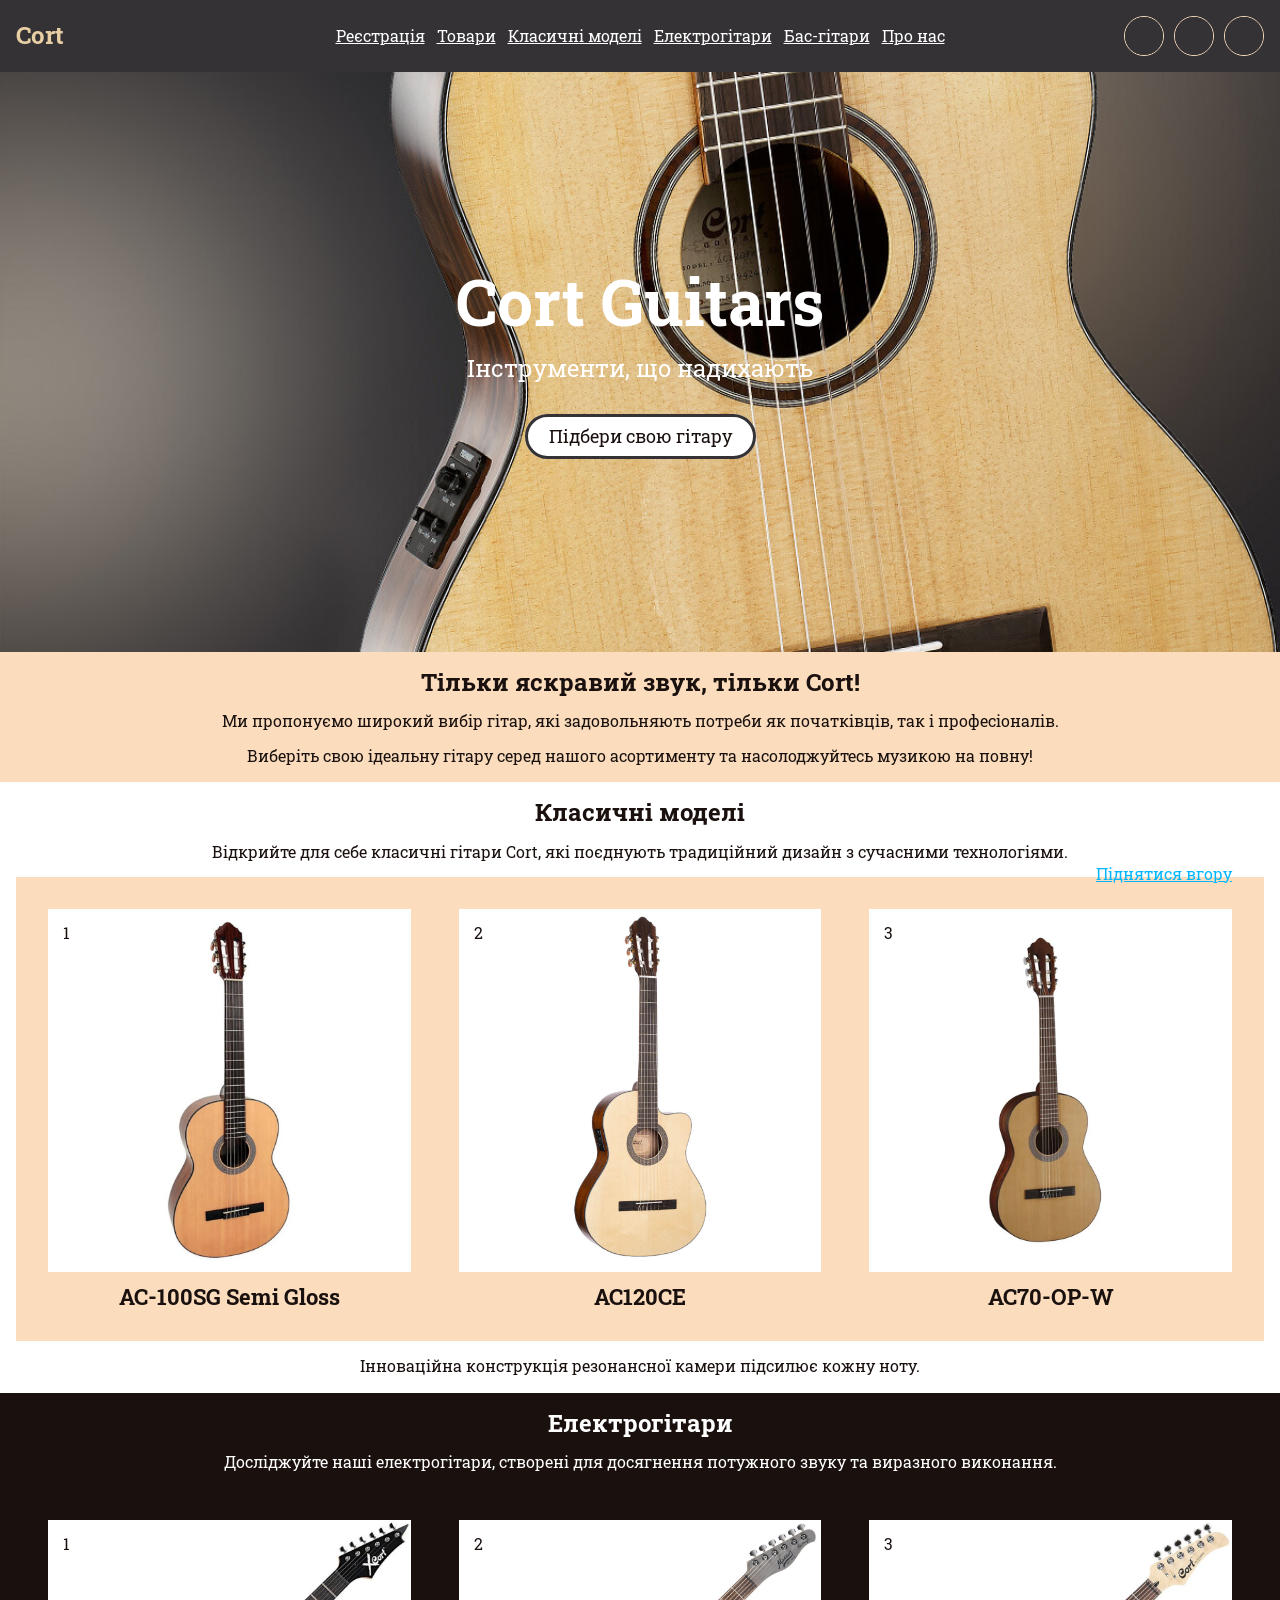
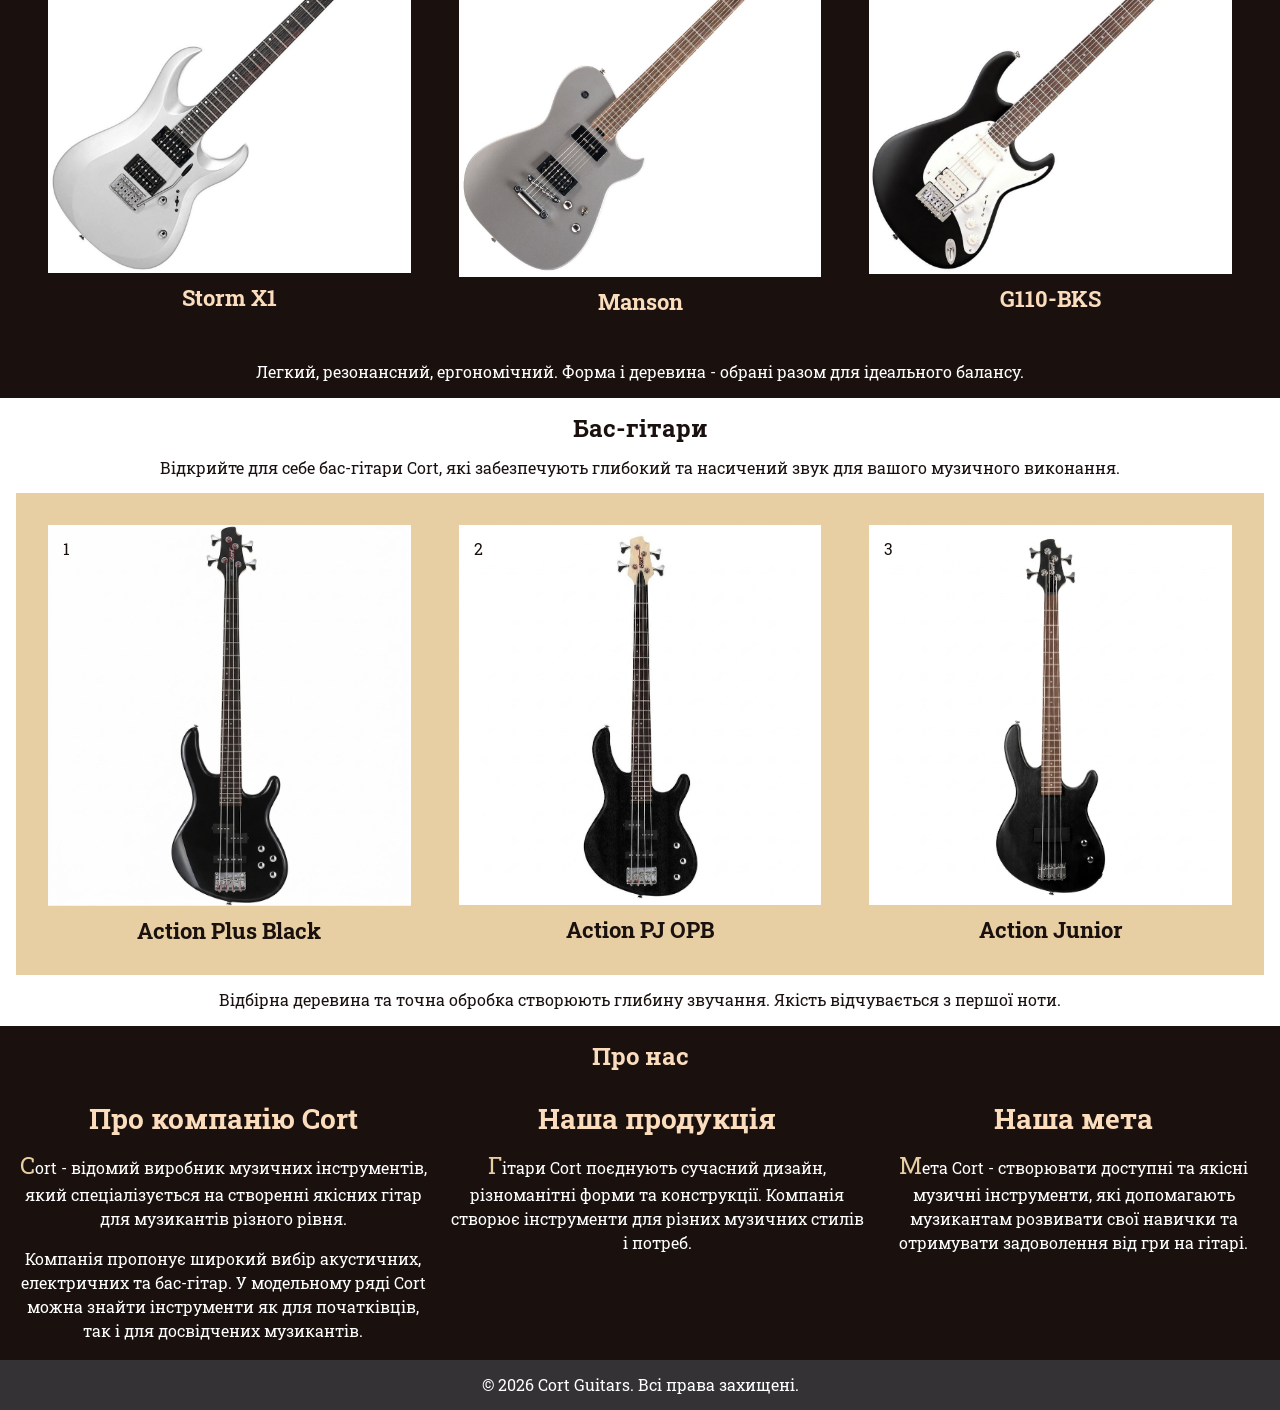
<file: index.html>
<!doctype html>
<html lang="uk">
  <head>
    <meta charset="UTF-8" />
    <meta name="viewport" content="width=device-width, initial-scale=1.0" />
    <title>Cort Guitars</title>
    <link
      rel="stylesheet"
      href="https://cdn.jsdelivr.net/npm/modern-normalize@3.0.1/modern-normalize.min.css"
    />
    <link rel="preconnect" href="https://fonts.googleapis.com" />
    <link rel="preconnect" href="https://fonts.gstatic.com" crossorigin />
    <link
      href="https://fonts.googleapis.com/css2?family=Roboto+Slab:wght@400;700&display=swap"
      rel="stylesheet"
    />
    <link rel="stylesheet" href="./styles/style.css" />
  </head>
  <body>
    <header>
      <div class="container">
        <h1>Cort</h1>
        <nav>
          <ul class="nav-links">
            <li><a href="./pages/form.html">Реєстрація</a></li>
            <li><a href="./pages/tables.html">Товари</a></li>
            <li><a href="#classic-models">Класичні моделі</a></li>
            <li><a href="#electric-models">Електрогітари</a></li>
            <li><a href="#bass-models">Бас-гітари</a></li>
            <li><a href="#about-us">Про нас</a></li>
          </ul>
        </nav>
        <ul class="header-icons">
          <li>
            <a href="./index.html" aria-label="Головна">
              <svg viewBox="0 0 32 32">
                <use href="./images/menu.svg"></use>
              </svg>
            </a>
          </li>
          <li>
            <a href="./pages/form.html" aria-label="Профіль">
              <svg viewBox="0 0 32 32">
                <use href="./images/user.svg"></use>
              </svg>
            </a>
          </li>
          <li>
            <a href="./pages/tables.html" aria-label="Кошик">
              <svg viewBox="0 0 32 32">
                <use href="./images/cart.svg"></use>
              </svg>
            </a>
          </li>
        </ul>
      </div>
    </header>
    <main>
      <section class="hero" id="hero">
        <div class="container">
          <h2 class="hero-title">Cort Guitars</h2>
          <p class="hero-subtitle">Інструменти, що надихають</p>
          <a class="hero-button" href="#classic-models">Підбери свою гітару</a>
        </div>
      </section>
      <section class="under-hero" id="under-hero">
        <div class="container">
          <h2>Тільки яскравий звук, тільки Cort!</h2>
          <p>
            Ми пропонуємо широкий вибір гітар, які задовольняють потреби як
            початківців, так і професіоналів.
          </p>
          <p>
            Виберіть свою ідеальну гітару серед нашого асортименту та
            насолоджуйтесь музикою на повну!
          </p>
        </div>
      </section>
      <section id="classic-models">
        <div class="container">
          <h2>Класичні моделі</h2>
          <p>
            Відкрийте для себе класичні гітари Cort, які поєднують традиційний
            дизайн з сучасними технологіями.
          </p>
          <ul class="cards">
            <li class="card">
              <div class="card-image">
                <p class="card-number">1</p>
                <img
                  src="./images/Cort1.jpg"
                  alt="Класична гітара Cort AC-100SG Semi Gloss"
                  width="450"
                  height="300"
                />
              </div>
              <h3>AC-100SG Semi Gloss</h3>
            </li>
            <li class="card">
              <div class="card-image">
                <p class="card-number">2</p>
                <img
                  src="./images/Cort2.jpg"
                  alt="Класична гітара Cort AC120CE"
                  width="450"
                  height="300"
                />
              </div>
              <h3>AC120CE</h3>
            </li>
            <li class="card">
              <div class="card-image">
                <p class="card-number">3</p>
                <img
                  src="./images/Cort3.jpg"
                  alt="Класична гітара Cort AC70-OP-W"
                  width="450"
                  height="300"
                />
              </div>
              <h3>AC70-OP-W</h3>
            </li>
          </ul>
          <p>Інноваційна конструкція резонансної камери підсилює кожну ноту.</p>
        </div>
      </section>
      <section id="electric-models">
        <div class="container">
          <h2>Електрогітари</h2>
          <p>
            Досліджуйте наші електрогітари, створені для досягнення потужного
            звуку та виразного виконання.
          </p>
          <ul class="cards">
            <li class="card">
              <div class="card-image">
                <p class="card-number">1</p>
                <img
                  src="./images/x1.jpg"
                  alt="Електрогітара Cort Storm X1"
                  width="450"
                  height="300"
                />
              </div>
              <h3>Storm X1</h3>
            </li>
            <li class="card">
              <div class="card-image">
                <p class="card-number">2</p>
                <img
                  src="./images/manson.jpg"
                  alt="Електрогітара Cort Manson"
                  width="450"
                  height="300"
                />
              </div>
              <h3>Manson</h3>
            </li>
            <li class="card">
              <div class="card-image">
                <p class="card-number">3</p>
                <img
                  src="./images/g110-BKS.jpg"
                  alt="Електрогітара Cort G110-BKS"
                  width="450"
                  height="300"
                />
              </div>
              <h3>G110-BKS</h3>
            </li>
          </ul>
          <p>
            Легкий, резонансний, ергономічний. Форма і деревина - обрані разом
            для ідеального балансу.
          </p>
        </div>
      </section>
      <section id="bass-models">
        <div class="container">
          <h2>Бас-гітари</h2>
          <p>
            Відкрийте для себе бас-гітари Cort, які забезпечують глибокий та
            насичений звук для вашого музичного виконання.
          </p>
          <ul class="cards">
            <li class="card">
              <div class="card-image">
                <p class="card-number">1</p>
                <img
                  src="./images/action.png"
                  alt="Бас-гітара Cort Action Plus Black"
                  width="450"
                  height="300"
                />
              </div>
              <h3>Action Plus Black</h3>
            </li>
            <li class="card">
              <div class="card-image">
                <p class="card-number">2</p>
                <img
                  src="./images/action-pj.png"
                  alt="Бас-гітара Cort Action PJ OPB"
                  width="450"
                  height="300"
                />
              </div>
              <h3>Action PJ OPB</h3>
            </li>
            <li class="card">
              <div class="card-image">
                <p class="card-number">3</p>
                <img
                  src="./images/action-junior.png"
                  alt="Бас-гітара Cort Action Junior"
                  width="450"
                  height="300"
                />
              </div>
              <h3>Action Junior</h3>
            </li>
          </ul>
          <p>
            Відбірна деревина та точна обробка створюють глибину звучання.
            Якість відчувається з першої ноти.
          </p>
        </div>
      </section>
      <section id="about-us">
        <div class="container">
          <h2>Про нас</h2>
          <article class="about-company" id="about-company">
            <h3>Про компанію Cort</h3>
            <p>
              Cort - відомий виробник музичних інструментів, який
              спеціалізується на створенні якісних гітар для музикантів різного
              рівня.
            </p>
            <p>
              Компанія пропонує широкий вибір акустичних, електричних та
              бас-гітар. У модельному ряді Cort можна знайти інструменти як для
              початківців, так і для досвідчених музикантів.
            </p>
          </article>
          <article class="about-products" id="about-products">
            <h3>Наша продукція</h3>
            <p>
              Гітари Cort поєднують сучасний дизайн, різноманітні форми та
              конструкції. Компанія створює інструменти для різних музичних
              стилів і потреб.
            </p>
          </article>
          <article class="about-goal" id="about-goal">
            <h3>Наша мета</h3>
            <p>
              Мета Cort - створювати доступні та якісні музичні інструменти, які
              допомагають музикантам розвивати свої навички та отримувати
              задоволення від гри на гітарі.
            </p>
          </article>
        </div>
      </section>
    </main>
    <footer>
      <div class="container">
        <a href="#hero">Піднятися вгору</a>
        <p>&copy; 2026 Cort Guitars. Всі права захищені.</p>
      </div>
    </footer>
  </body>
</html>
</file>
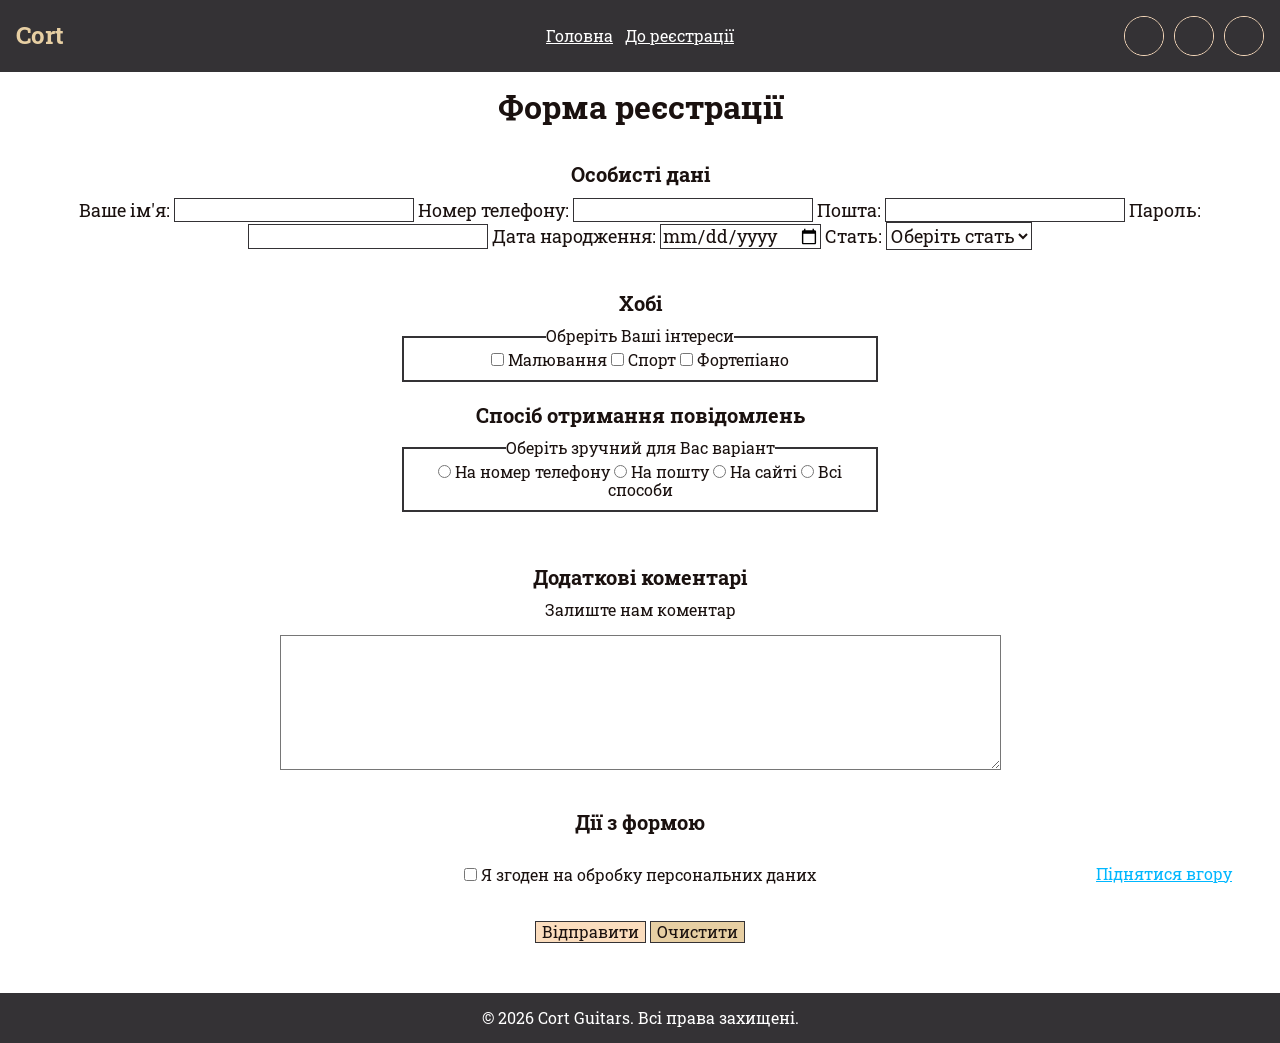
<file: pages/form.html>
<!doctype html>
<html lang="uk">
  <head>
    <meta charset="UTF-8" />
    <meta name="viewport" content="width=device-width, initial-scale=1.0" />
    <title>Form</title>
    <link
      rel="stylesheet"
      href="https://cdn.jsdelivr.net/npm/modern-normalize@3.0.1/modern-normalize.min.css"
    />
    <link rel="preconnect" href="https://fonts.googleapis.com" />
    <link rel="preconnect" href="https://fonts.gstatic.com" crossorigin />
    <link
      href="https://fonts.googleapis.com/css2?family=Roboto+Slab:wght@100..900&display=swap"
      rel="stylesheet"
    />
    <link rel="stylesheet" href="../styles/style.css" />
  </head>
  <body class="registration-page">
    <header>
      <div class="container">
        <h1>Cort</h1>
        <nav>
          <ul class="nav-links">
            <li><a href="../index.html">Головна</a></li>
            <li><a href="#registration-form">До реєстрації</a></li>
          </ul>
        </nav>
        <ul class="header-icons">
          <li>
            <a href="../index.html" aria-label="Головна">
              <svg viewBox="0 0 32 32"><use href="../images/menu.svg"></use></svg>
            </a>
          </li>
          <li>
            <a href="form.html" aria-label="Профіль">
              <svg viewBox="0 0 32 32"><use href="../images/user.svg"></use></svg>
            </a>
          </li>
          <li>
            <a href="tables.html" aria-label="Кошик">
              <svg viewBox="0 0 32 32"><use href="../images/cart.svg"></use></svg>
            </a>
          </li>
        </ul>
      </div>
    </header>
    <main>
      <section id="registration-form">
        <h2>Форма реєстрації</h2>
        <form>
          <section class="form-section-personal">
            <h3>Особисті дані</h3>
            <label for="user-name"
              >Ваше ім'я:
              <input type="text" name="user-name" id="user-name" />
            </label>
            <label for="user-number"
              >Номер телефону:
              <input type="tel" name="user-number" id="user-number" />
            </label>
            <label for="user-email"
              >Пошта:
              <input type="email" name="user-email" id="user-email" />
            </label>
            <label for="user-password"
              >Пароль:
              <input type="password" name="user-password" id="user-password" />
            </label>
            <label for="user-date"
              >Дата народження:
              <input type="date" name="user-date" id="user-date" />
            </label>
            <label for="user-gender"
              >Стать:
              <select name="user-gender" id="user-gender">
                <option value="">Оберіть стать</option>
                <option value="male">Чоловіча</option>
                <option value="female">Жіноча</option>
              </select>
            </label>
          </section>
          <section class="form-section-preferences">
            <h3>Хобі</h3>
            <fieldset>
              <legend>Обреріть Ваші інтереси</legend>
              <label>
                <input
                  name="hobbies"
                  type="checkbox"
                  id="user-art"
                  value="art"
                />
                Малювання
              </label>
              <label>
                <input
                  name="hobbies"
                  type="checkbox"
                  id="user-sport"
                  value="sport"
                />
                Спорт
              </label>
              <label>
                <input
                  name="hobbies"
                  type="checkbox"
                  id="user-piano"
                  value="piano"
                />
                Фортепіано
              </label>
            </fieldset>
          </section>
          <section class="form-section-notifications">
            <h3>Спосіб отримання повідомлень</h3>
            <fieldset>
              <legend>Оберіть зручний для Вас варіант</legend>
              <input
                type="radio"
                id="user-radio1"
                name="notification-method"
                value="phone"
              />
              <label for="user-radio1">На номер телефону</label>
              <input
                type="radio"
                id="user-radio2"
                name="notification-method"
                value="email"
              />
              <label for="user-radio2">На пошту</label>
              <input
                type="radio"
                id="user-radio3"
                name="notification-method"
                value="website"
              />
              <label for="user-radio3">На сайті</label>
              <input
                type="radio"
                id="user-radio4"
                name="notification-method"
                value="all-methods"
              />
              <label for="user-radio4">Всі способи </label>
            </fieldset>
          </section>
          <section class="form-section-comments">
            <h3>Додаткові коментарі</h3>
            <p>
              <label for="user-comments">Залиште нам коментар</label>
            </p>
            <textarea
              id="user-comments"
              name="user-comments"
              cols="70"
              rows="7"
            ></textarea>
          </section>
          <section class="form-section-actions">
            <h3>Дії з формою</h3>
            <p class="consent-option">
              <label>
                <input
                  type="checkbox"
                  name="consent"
                  id="user-checkbox"
                  value="consent"
                />
                Я згоден на обробку персональних даних
              </label>
            </p>
            <p class="form-actions">
              <button name="submit" type="submit">Відправити</button>
              <button name="reset" type="reset">Очистити</button>
            </p>
          </section>
        </form>
      </section>
    </main>
    <footer>
      <a href="#registration-form">Піднятися вгору</a>
      <p>&copy; 2026 Cort Guitars. Всі права захищені.</p>
    </footer>
  </body>
</html>
</file>
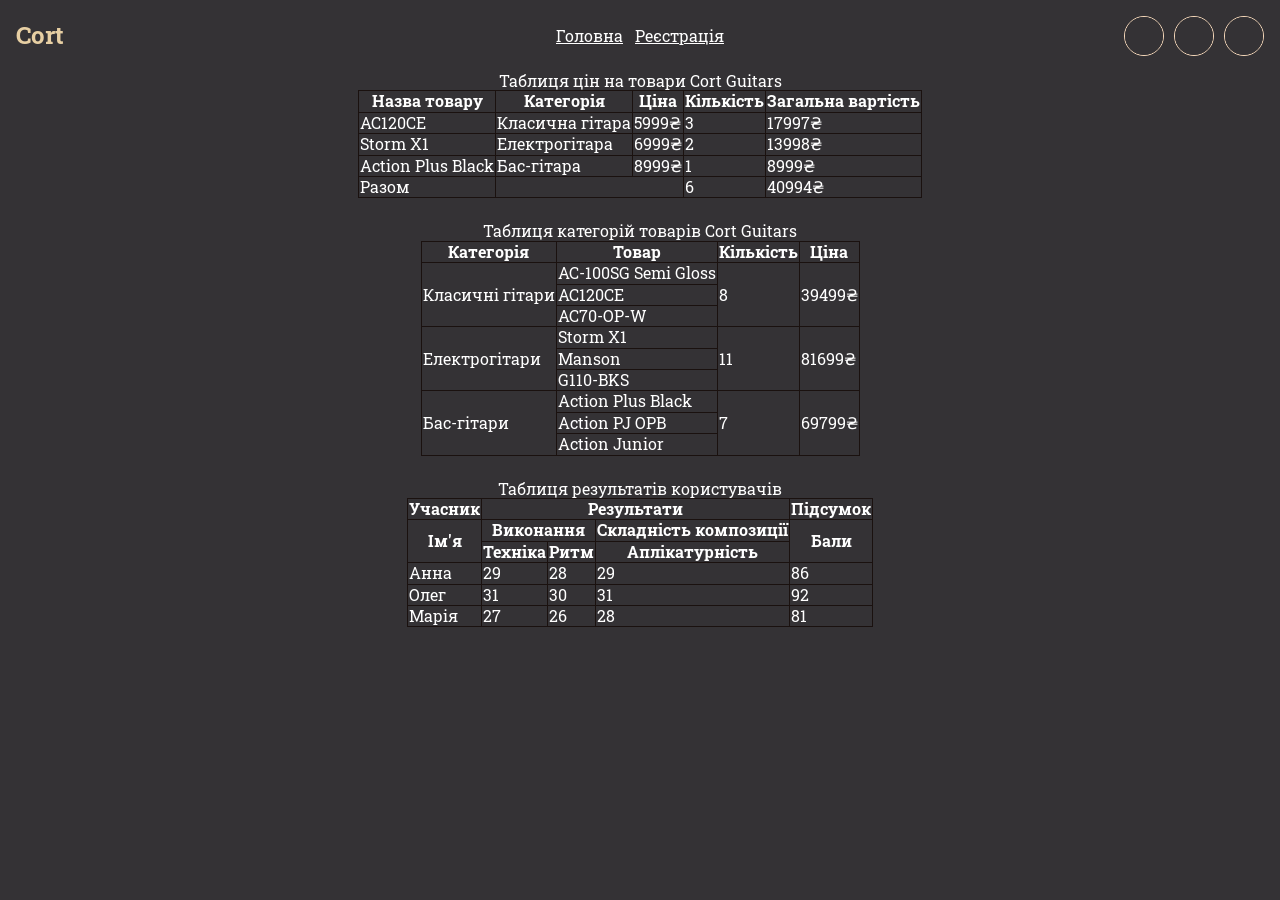
<file: pages/tables.html>
<!doctype html>
<html lang="en">
  <head>
    <meta charset="UTF-8" />
    <meta name="viewport" content="width=device-width, initial-scale=1.0" />
    <title>Таблиці</title>
    <link
      rel="stylesheet"
      href="https://cdn.jsdelivr.net/npm/modern-normalize@3.0.1/modern-normalize.min.css"
    />
    <link rel="preconnect" href="https://fonts.googleapis.com" />
    <link rel="preconnect" href="https://fonts.gstatic.com" crossorigin />
    <link
      href="https://fonts.googleapis.com/css2?family=Roboto+Slab:wght@100..900&display=swap"
      rel="stylesheet"
    />
    <link rel="stylesheet" href="../styles/style.css" />
  </head>
  <body>
    <header>
      <div class="container">
        <h1>Cort</h1>
        <nav>
          <ul class="nav-links">
            <li><a href="../index.html">Головна</a></li>
            <li><a href="form.html">Реєстрація</a></li>
          </ul>
        </nav>
        <ul class="header-icons">
          <li>
            <a href="../index.html" aria-label="Головна">
              <svg viewBox="0 0 32 32"><use href="../images/menu.svg"></use></svg>
            </a>
          </li>
          <li>
            <a href="form.html" aria-label="Профіль">
              <svg viewBox="0 0 32 32"><use href="../images/user.svg"></use></svg>
            </a>
          </li>
          <li>
            <a href="tables.html" aria-label="Кошик">
              <svg viewBox="0 0 32 32"><use href="../images/cart.svg"></use></svg>
            </a>
          </li>
        </ul>
      </div>
    </header>
    <table class="price-table">
      <caption>
        Таблиця цін на товари Cort Guitars
      </caption>
      <thead>
        <tr>
          <th scope="col">Назва товару</th>
          <th scope="col">Категорія</th>
          <th scope="col">Ціна</th>
          <th scope="col">Кількість</th>
          <th scope="col">Загальна вартість</th>
        </tr>
      </thead>
      <tbody>
        <tr>
          <td>AC120CE</td>
          <td>Класична гітара</td>
          <td>5999₴</td>
          <td>3</td>
          <td>17997₴</td>
        </tr>
        <tr>
          <td>Storm X1</td>
          <td>Електрогітара</td>
          <td>6999₴</td>
          <td>2</td>
          <td>13998₴</td>
        </tr>
        <tr>
          <td>Action Plus Black</td>
          <td>Бас-гітара</td>
          <td>8999₴</td>
          <td>1</td>
          <td>8999₴</td>
        </tr>
      </tbody>
      <tfoot>
        <tr>
          <td>Разом</td>
          <td colspan="2"></td>
          <td>6</td>
          <td>40994₴</td>
        </tr>
      </tfoot>
    </table>
    <table class="category-table">
      <caption>
        Таблиця категорій товарів Cort Guitars
      </caption>
      <thead>
        <tr>
          <th scope="col">Категорія</th>
          <th scope="col">Товар</th>
          <th scope="col">Кількість</th>
          <th scope="col">Ціна</th>
        </tr>
      </thead>
      <tbody>
        <tr>
          <td rowspan="3">Класичні гітари</td>
          <td>AC-100SG Semi Gloss</td>
          <td rowspan="3">8</td>
          <td rowspan="3">39499₴</td>
        </tr>
        <tr>
          <td>AC120CE</td>
        </tr>
        <tr>
          <td>AC70-OP-W</td>
        </tr>
        <tr>
          <td rowspan="3">Електрогітари</td>
          <td>Storm X1</td>
          <td rowspan="3">11</td>
          <td rowspan="3">81699₴</td>
        </tr>
        <tr>
          <td>Manson</td>
        </tr>
        <tr>
          <td>G110-BKS</td>
        </tr>
        <tr>
          <td rowspan="3">Бас-гітари</td>
          <td>Action Plus Black</td>
          <td rowspan="3">7</td>
          <td rowspan="3">69799₴</td>
        </tr>
        <tr>
          <td>Action PJ OPB</td>
        </tr>
        <tr>
          <td>Action Junior</td>
        </tr>
      </tbody>
    </table>
    <table class="user-results-table">
      <caption>
        Таблиця результатів користувачів
      </caption>
      <thead>
        <tr>
          <th scope="col">Учасник</th>
          <th scope="colgroup" colspan="3">Результати</th>
          <th scope="col">Підсумок</th>
        </tr>
        <tr>
          <th scope="col" rowspan="2">Ім'я</th>
          <th scope="colgroup" colspan="2">Виконання</th>
          <th scope="col">Складність композиції</th>
          <th scope="col" rowspan="2">Бали</th>
        </tr>
        <tr>
          <th scope="col">Техніка</th>
          <th scope="col">Ритм</th>
          <th scope="col">Аплікатурність</th>
        </tr>
      </thead>
      <tbody>
        <tr>
          <td>Анна</td>
          <td>29</td>
          <td>28</td>
          <td>29</td>
          <td>86</td>
        </tr>
        <tr>
          <td>Олег</td>
          <td>31</td>
          <td>30</td>
          <td>31</td>
          <td>92</td>
        </tr>
        <tr>
          <td>Марія</td>
          <td>27</td>
          <td>26</td>
          <td>28</td>
          <td>81</td>
        </tr>
      </tbody>
    </table>
  </body>
</html>
</file>
<file: styles/style.css>
/* Кольори */
:root {
  --color-rosewood: #1a110f;
  --color-mahogany: #343235;
  --color-sunburst: #e7cfa3;
  --color-spruce: #fbddbe;
  --color-white: #ffffff;
}

h1,
h2,
h3,
h4,
h5,
h6,
p,
ul,
ol {
  margin: 0;
  padding: 0;
}

body {
  background-color: var(--color-mahogany);
  color: var(--color-white);
  font-family: 'Roboto Slab', serif;
}

body.registration-page {
  background-color: var(--color-white);
  color: var(--color-rosewood);
}

/* Хідер та навігація */
header {
  background-color: var(--color-mahogany);
  padding: 16px 0;
  position: sticky;
  top: 0;
  z-index: 1;
}

header .container {
  display: flex;
  align-items: center;
}

header h1 {
  flex: 1 1 0%;
  color: var(--color-sunburst);
  font-size: 24px;
  margin-bottom: 0;
}

header nav > ul {
  list-style: none;
  display: flex;
  gap: 12px;
}

header .header-icons {
  list-style-type: none;
  display: flex;
  flex: 1 1 0%;
  justify-content: flex-end;
  align-items: center;
  gap: 10px;
}

header .header-icons svg {
  display: block;
  width: 50%;
  height: 50%;
  fill: var(--color-white);
  transition: fill 1s linear;
}

header .header-icons li {
  box-sizing: border-box;
  display: flex;
  width: 40px;
  height: 40px;
  flex: 0 0 40px;
  align-items: center;
  justify-content: center;
  border: 1px solid var(--color-spruce);
  border-radius: 50%;
}

header .header-icons a {
  width: 100%;
  height: 100%;
  background-color: var(--color-mahogany);
  transition: background-color 1s linear;
  display: flex;
  justify-content: center;
  align-items: center;
  border-radius: 50%;
}

header .header-icons a:hover,
a:focus {
  background-color: black;
}

header .header-icons a:hover svg,
a:focus svg {
  fill: var(--color-sunburst);
}

header nav li {
  margin-bottom: 0;
}

nav a:link,
nav a:visited {
  color: var(--color-white);
  transition: color 0.5s ease-in-out;
}

nav a:hover,
nav a:focus {
  color: var(--color-sunburst);
  text-decoration: underline;
}

nav a:active {
  color: var(--color-spruce);
}

/* Hero-секція */
.hero {
  background-image: url('../images/hero.jpg');
  background-position: center;
  background-size: cover;
  background-repeat: no-repeat;
  text-align: center;
  padding: 192px 0;
}

main section {
  border-top: 1px solid transparent;
  border-bottom: 1px solid transparent;
  padding: 16px 0;
}

main section > .container > :last-child {
  margin-bottom: 0;
}

main section h2 {
  margin-bottom: 16px;
}

main section h3 {
  margin-bottom: 12px;
}

main section p {
  margin-bottom: 16px;
}

.hero-title {
  color: var(--color-white);
  font-size: 64px;
}

.hero-subtitle {
  color: var(--color-white);
  font-size: 24px;
}

.hero-button {
  background-color: var(--color-white);
  color: var(--color-rosewood);
  border-radius: 25px;
  padding: 12px 24px;
  font-size: 18px;
  text-decoration: none;
  display: block;
  width: fit-content;
  margin: 32px auto 0;
  font-family: 'Roboto Slab', serif;
  transition:
    background-color 0.5s linear,
    color 0.5s linear,
    transform 0.5s linear;
}

.hero-button:link,
.hero-button:visited {
  color: var(--color-rosewood);
}

.hero-button:hover,
.hero-button:focus {
  background-color: var(--color-mahogany);
  color: var(--color-sunburst);
  text-decoration: none;
  transform: scale(1.1);
}

.hero-button {
  position: relative;
}

.hero-button::after {
  content: '';
  position: absolute;
  inset: 0;
  border: 3px solid var(--color-mahogany);
  border-radius: inherit;
  animation: motion 400ms infinite alternate;
  transition: border-color 0.5s linear;
}

.hero-button:hover::after,
.hero-button:focus::after {
  border-color: white;
}

@keyframes motion {
  0% {
    border-style: dotted;
  }
  100% {
    border-style: dashed;
  }
}

/* Вступ і картки */
.under-hero,
#classic-models,
#electric-models,
#bass-models {
  text-align: center;
}

#classic-models,
#bass-models {
  background-color: var(--color-white);
}

.under-hero,
#classic-models,
#bass-models {
  color: var(--color-rosewood);
}

.under-hero {
  background-color: var(--color-spruce);
}

#classic-models > h2,
#electric-models > h2,
#bass-models > h2 {
  font-size: 32px;
}

#classic-models > p,
#electric-models > p,
#bass-models > p {
  font-size: 18px;
  line-height: 1.5;
}

#under-hero > h2 + p {
  font-size: 20px;
}

#under-hero > h2 ~ p {
  color: var(--color-mahogany);
}

.cards {
  list-style: none;
  margin-bottom: 16px;
  padding: 16px;
  display: flex;
  flex-wrap: wrap;
  gap: 16px;
}

#classic-models .cards {
  background-color: var(--color-spruce);
  color: var(--color-rosewood);
}

#bass-models .cards {
  background-color: var(--color-sunburst);
  color: var(--color-rosewood);
}

#electric-models .cards {
  background-color: var(--color-rosewood);
  color: var(--color-spruce);
}

.card {
  background-color: inherit;
  color: inherit;
  text-align: center;
  padding: 16px;
  position: relative;
  display: flex;
  flex-direction: column;
  gap: 12px;
  align-items: center;
  flex: 1 1 280px;
}

.card-number {
  color: var(--color-rosewood);
  position: absolute;
  top: 15px;
  left: 15px;
}

.card:last-child {
  margin-bottom: 0;
}

.card-image {
  position: relative;
  display: inline-block;
  max-width: 100%;
  align-self: center;
}

.card-image > img {
  display: block;
  max-width: 100%;
  height: auto;
}

.card > h3 {
  font-size: 22px;
  margin-bottom: 0;
}

#electric-models {
  background-color: var(--color-rosewood);
  color: var(--color-white);
}

/* Про нас */
#about-us {
  text-align: center;
  background-color: var(--color-rosewood);
  color: var(--color-white);
}

#about-us > .container {
  display: grid;
  grid-template-columns: auto auto auto;
  gap: 16px;
}

#about-us .container > h2 {
  color: var(--color-spruce);
  grid-column: 1 / -1;
}

#about-us article {
  margin-bottom: 0;
}

#about-us article > h3 {
  color: var(--color-spruce);
  font-size: 28px;
  text-align: center;
}

#about-us article > p {
  line-height: 1.5;
}

#about-us article > :last-child {
  margin-bottom: 0;
}

#about-us article:last-child {
  margin-bottom: 0;
}

#about-us .about-company > p:first-of-type::first-letter,
#about-us .about-products > p:first-of-type::first-letter,
#about-us .about-goal > p:first-of-type::first-letter {
  color: var(--color-sunburst);
  font-size: 24px;
}
button {
  cursor: pointer;
}

/* Футер / посилання */
footer {
  color: var(--color-white);
  text-align: center;
  background-color: var(--color-mahogany);
  padding: 16px 0;
  bottom: 0;
}

footer a {
  display: inline-block;
  margin-bottom: 12px;
  position: fixed;
  right: 48px;
  bottom: 5px;
  transition: color 0.5s ease-in-out;
}

footer p {
  margin-bottom: 0;
}

footer a:link,
footer a:visited {
  color: rgb(0, 183, 255);
}

footer a:hover,
footer a:focus {
  color: var(--color-sunburst);
  text-decoration: underline;
}

.container {
  max-width: 1400px;
  padding: 0 16px;
  margin: 0 auto;
}

/* Форма реєстрації */
#registration-form {
  text-align: center;
}

#registration-form > h2 {
  font-size: 32px;
}

#registration-form form section > h3 {
  font-size: 20px;
}

#registration-form > form {
  text-align: center;
}

.form-section-personal {
  padding: 20px;
}

.form-section-preferences {
  padding: 20px 400px 0px;
}
.consent-option {
  padding: 20px 10px;
}
.form-section-notifications {
  padding: 20px 400px;
}

.form-section-comments {
  padding: 32px 20px 20px;
}

.form-section-actions {
  padding: 16px;
}

.form-actions {
  text-align: center;
}

.form-section-personal > label {
  font-size: 18px;
}

form input,
form select,
form textarea {
  background-color: var(--color-white);
  color: var(--color-rosewood);
}

form input,
form select {
  border: 1px solid var(--color-mahogany);
}

form input:focus,
form select:focus,
form textarea:focus {
  outline: 2px solid var(--color-sunburst);
}

form fieldset {
  border: 2px solid var(--color-mahogany);
}

form input:checked {
  accent-color: var(--color-mahogany);
}

form textarea {
  background-color: var(--color-white);
  color: var(--color-rosewood);
}

form button[type='submit'] {
  border: 1px solid var(--color-mahogany);
  background-color: var(--color-spruce);
  color: var(--color-rosewood);
}
form button[type='reset'] {
  border: 1px solid var(--color-mahogany);
  background-color: var(--color-sunburst);
  color: var(--color-rosewood);
}

form button:hover,
form button:focus {
  background-color: var(--color-sunburst);
}

/* Цей селектор має найбільшу специфічність — (1, 2, 3). */
#registration-form form .consent-option > label input:checked {
  accent-color: var(--color-sunburst);
}

/* Сторінка таблиць */
th,
td {
  border: 1px solid var(--color-rosewood);
}

th {
  text-align: center;
}

table {
  border-collapse: collapse;
  margin-inline: auto;
  margin-bottom: 24px;
}
</file>
